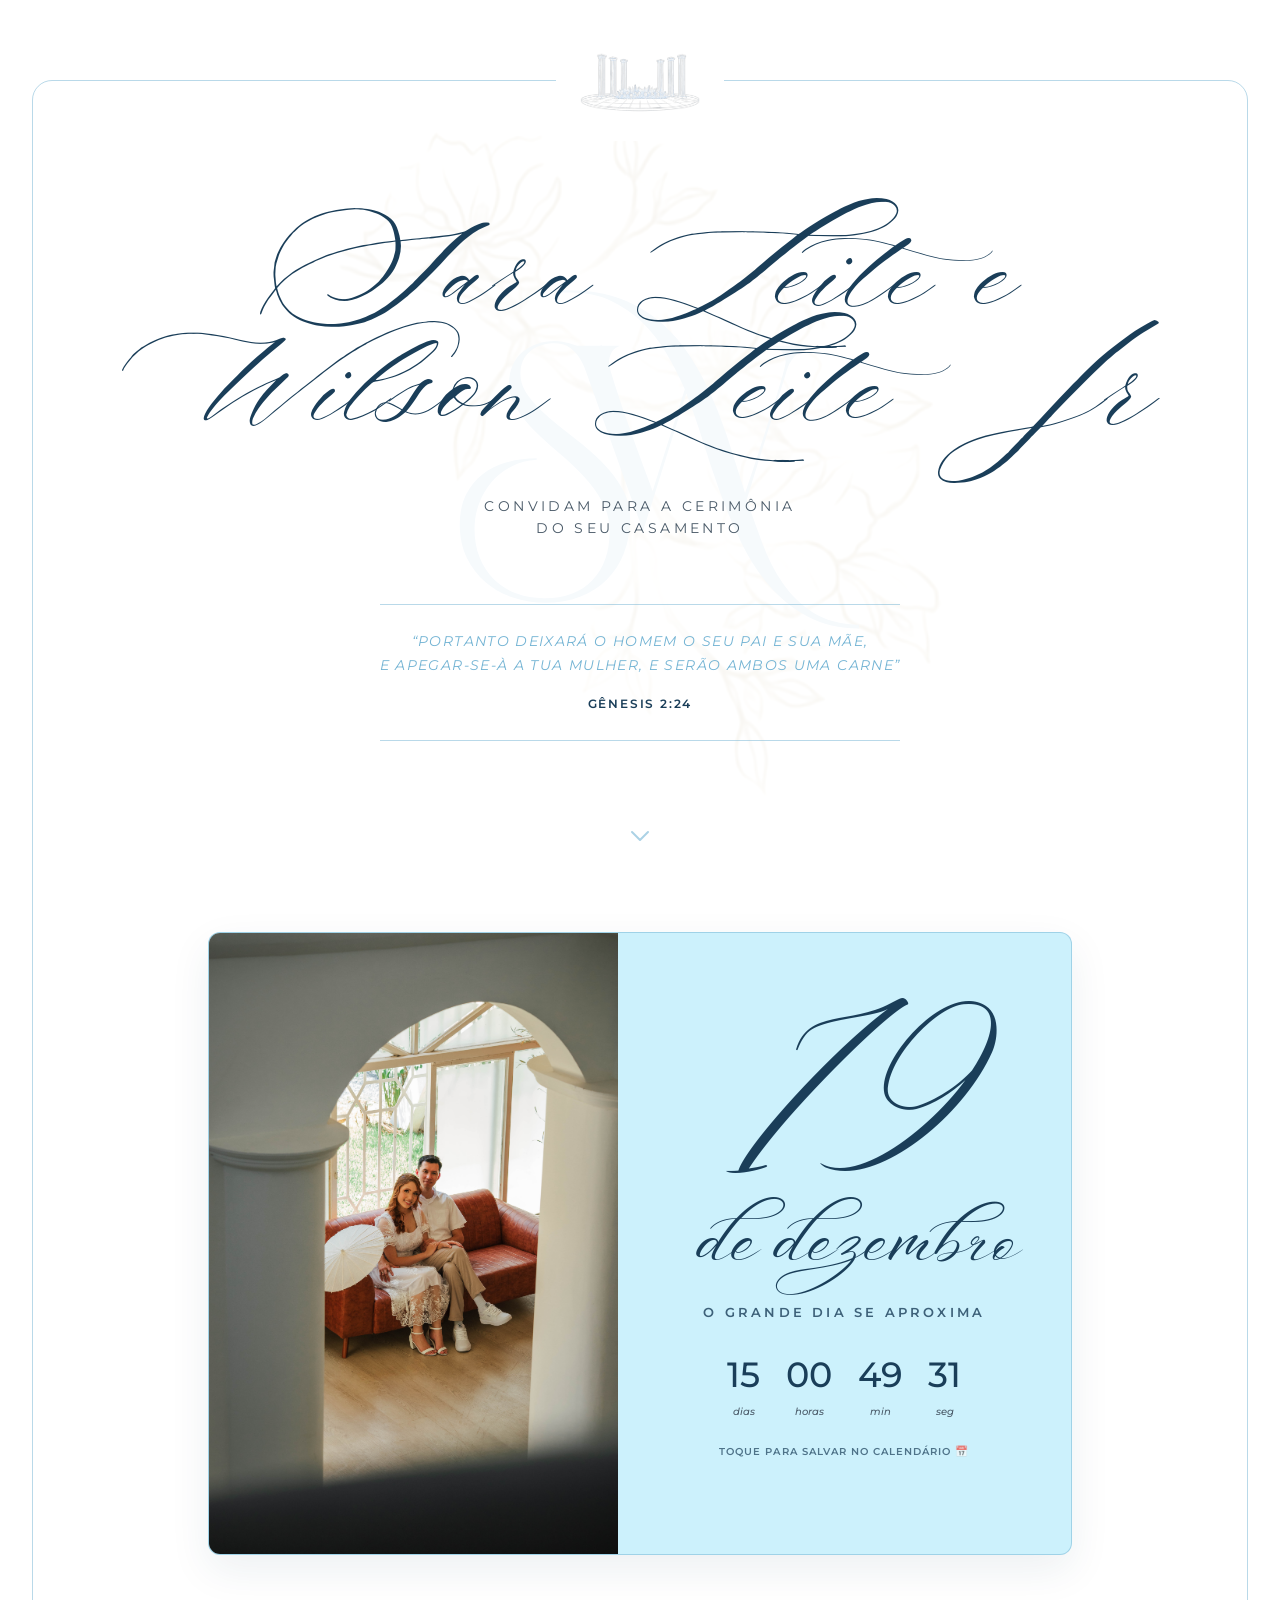
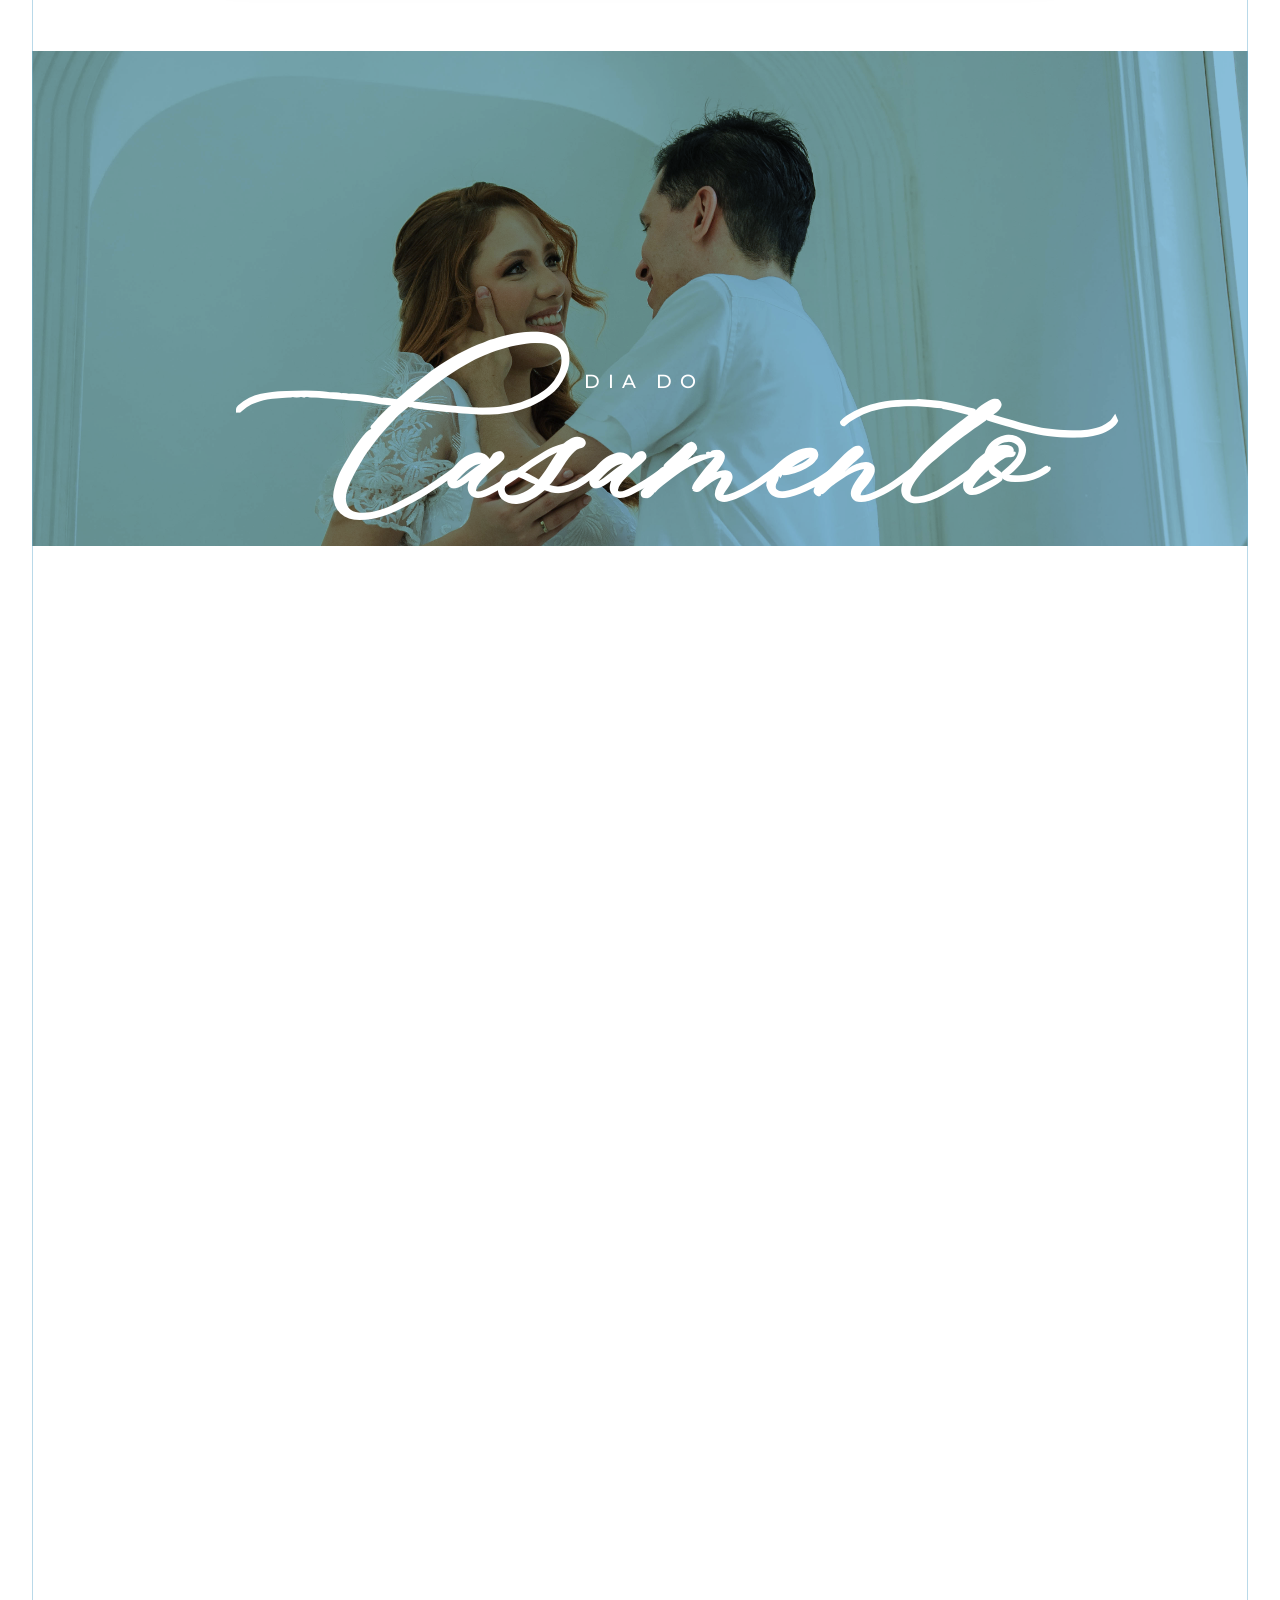
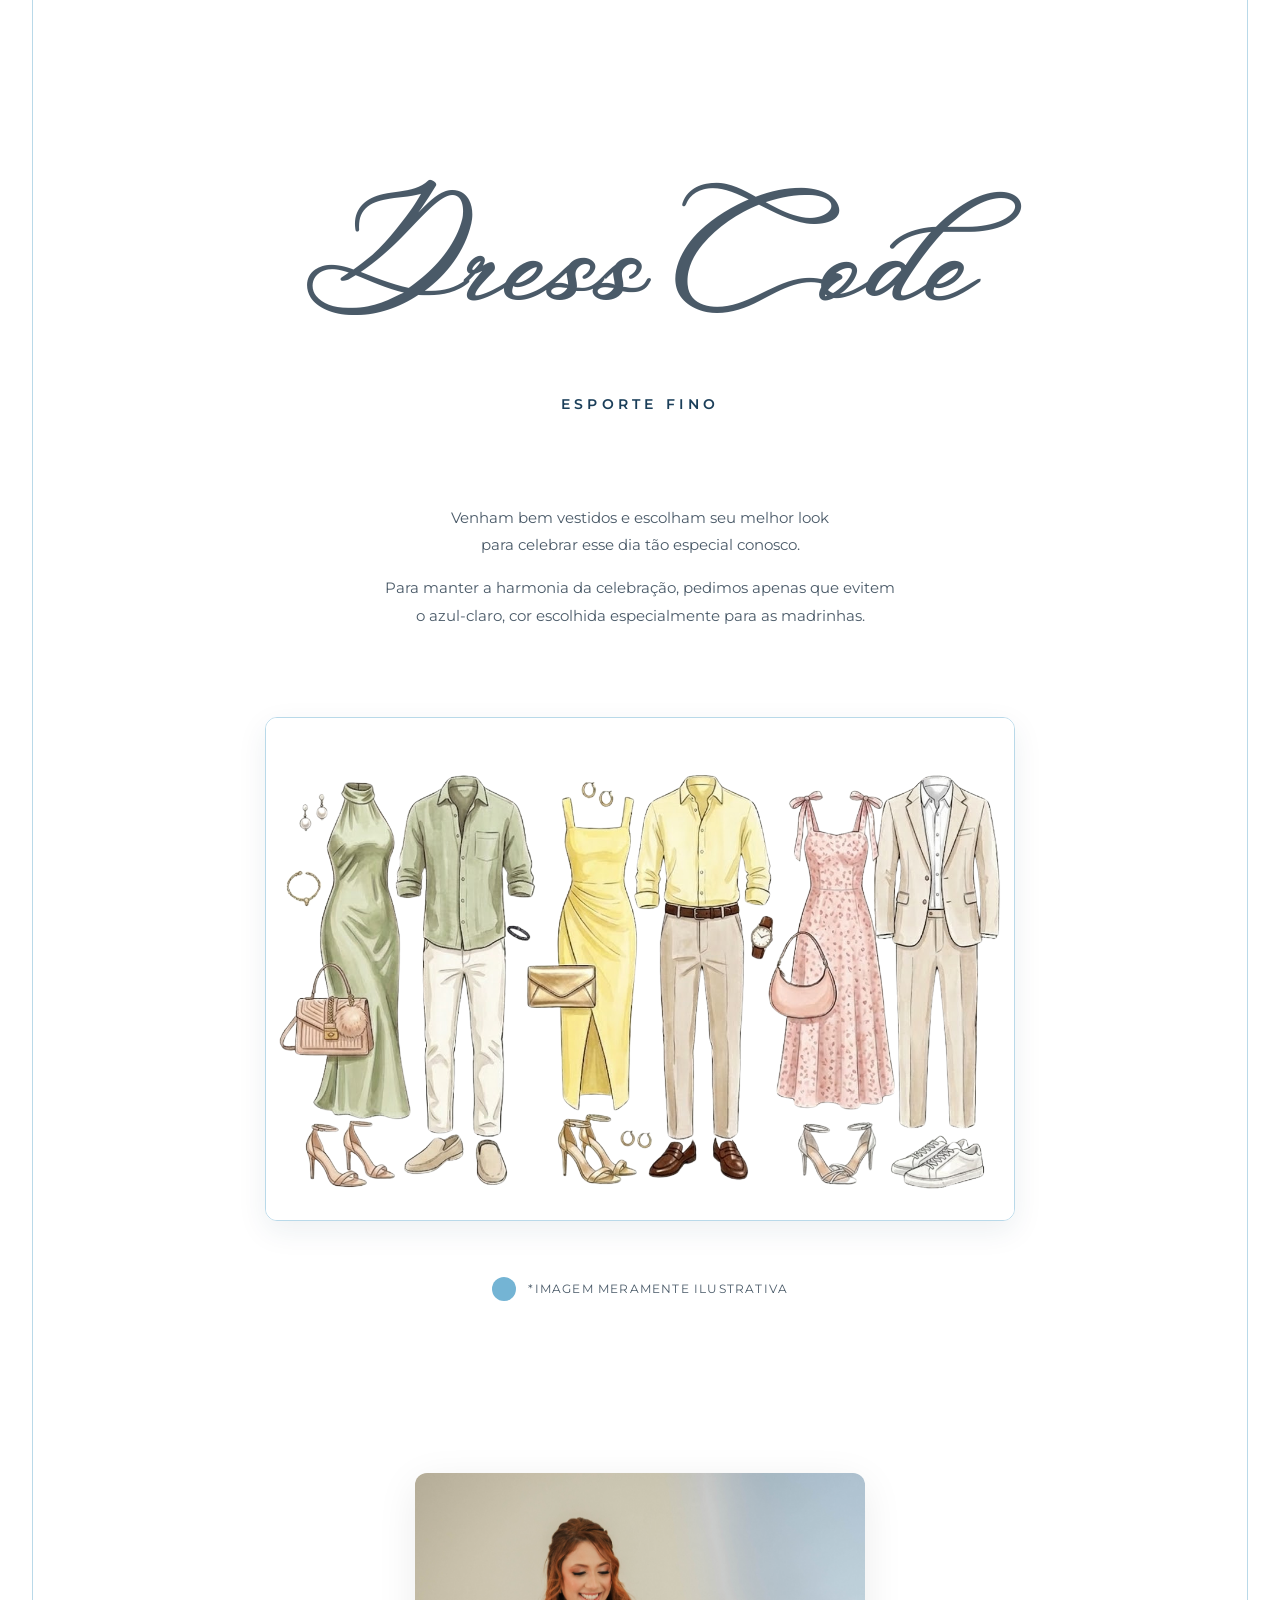
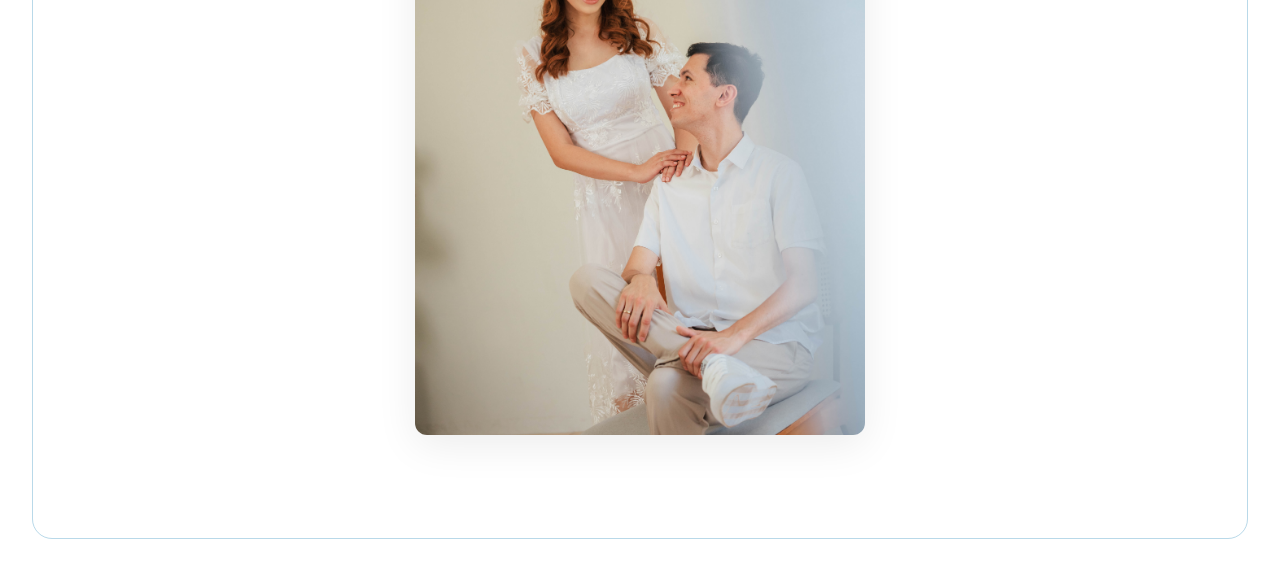
<file: index.html>
<!doctype html>
<html lang="pt-BR">
<head>
<meta charset="utf-8">
<meta name="viewport" content="width=device-width, initial-scale=1, viewport-fit=cover">
<title>Sara & Wilson — Convite de Casamento</title>


<!-- ============ META TAGS PARA WHATSAPP E REDES SOCIAIS ============ -->
<meta property="og:title" content="Sara & Wilson — 19.12.2026">
<meta property="og:description" content="O Grande Dia se Aproxima! 19 de dezembro de 2026. Toque aqui para ver os detalhes e confirmar a sua presença.">
<meta property="og:image" content="https://saraewilson.com/img/capa-whatsapp.png">
<meta property="og:url" content="https://saraewilson.com">
<meta property="og:type" content="website">


<link rel="preload" href="fonts/aniyah.ttf" as="font" type="font/ttf" crossorigin>
<link rel="preload" href="fonts/slight.otf" as="font" type="font/otf" crossorigin>
<link rel="preload" href="fonts/breathing.ttf" as="font" type="font/ttf" crossorigin>
<meta name="theme-color" content="#FFFFFF">

<link rel="preconnect" href="https://fonts.googleapis.com">
<link rel="preconnect" href="https://fonts.gstatic.com" crossorigin>
<link href="https://fonts.googleapis.com/css2?family=Montserrat:wght@300;400;500;600;700&display=swap" rel="stylesheet">
<link rel="stylesheet" href="style.css">
</head>
<body>

<!-- ============ TELA DE CARREGAMENTO (ESTILO APPLE/CARTOON) ============ -->
<div id="preloader">
  <div class="selo-respirando">S & W</div>
</div>

<!-- ============ AMBIENTAÇÃO: MARCA D'ÁGUA ============ -->
<div class="marca-dagua-container">
  <img src="img/img_marca-dagua.svg" alt="" aria-hidden="true">
</div>

<!-- ============ AMBIENTAÇÃO: MOLDURA DA PÁGINA INTEIRA ============ -->
<div class="moldura-pagina" aria-hidden="true">
  <a href="https://share.google/iuevnRoDJtommTUuw" target="_blank" class="fundo-pilares" aria-label="Ver Localização no Mapa">
    <img src="img/img_pilares.svg" class="pilares" alt="">
  </a>
</div>

<main>
  <!-- ============ CAPA ============ -->
  <section class="secao capa" id="capa">
    <div class="conteudo">
      <h1 class="nomes animar-scroll">
        <span>Sara Leite e</span>
        <span>Wilson Leite Jr</span>
      </h1>

      <p class="subtitulo animar-scroll"><br>convidam para a cerimônia<br>do seu casamento</p>

      <blockquote class="versiculo animar-scroll">
        <p>“PORTANTO DEIXARÁ O HOMEM O SEU PAI E SUA MÃE,<br class="quebra-desktop"> E APEGAR-SE-À A TUA MULHER, E SERÃO AMBOS UMA CARNE”</p>
        <cite>GÊNESIS 2:24</cite>
      </blockquote>
    </div>
    
    <a href="#save-the-date" class="seta-scroll animar-flutuar" aria-label="Rolar para baixo">
      <svg viewBox="0 0 24 24"><path d="M6 9l6 6 6-6" fill="none" stroke="currentColor" stroke-width="1.5" stroke-linecap="round" stroke-linejoin="round"/></svg>
    </a>
  </section>

  <!-- ============ CONTAGEM REGRESSIVA (EX-SAVE THE DATE) ============ -->
  <section class="secao save-the-date-section" id="save-the-date">
    <div class="conteudo">
      <a href="#" id="btn-calendario" class="std-card animar-scroll" title="Clique para adicionar ao seu calendário">
        <div class="std-foto">
          <img src="img/foto-rodape2.jpg" alt="Sara e Wilson">
        </div>
        
        <div class="std-info">
          <div class="std-data-destaque">
            <span class="std-dia"><br>19</span>
            <span class="std-mes"><br>de dezembro</span>
          </div>
          

          <!-- O NOVO TÍTULO AQUI -->
          <div class="std-titulo">O Grande Dia se Aproxima</div>


          <div class="contagem std-contagem" id="contagem">
            <div class="bloco"><b data-contagem="dias">--</b><i>dias</i></div>
            <div class="bloco"><b data-contagem="horas">--</b><i>horas</i></div>
            <div class="bloco"><b data-contagem="minutos">--</b><i>min</i></div>
            <div class="bloco"><b data-contagem="segundos">--</b><i>seg</i></div>
          </div>


          
          <span class="dica-clique">Toque para salvar no calendário 📅</span>
        </div>
      </a>
    </div>
  </section>

  <!-- ============ FAIXA CONTÍNUA COM FOTO ============ -->
  <section class="banner-foto animar-scroll">
    <img src="img/capa.jpg" alt="Sara e Wilson" onerror="this.style.display='none'">
    <div class="overlay-azul"></div>
    <h2 class="titulo-foto">
      <small>Dia do</small>
      <span>Casamento</span>
    </h2>
  </section>

  <!-- ============ ROTEIRO (NOVA TIMELINE EDITORIAL) ============ -->
  <section class="secao detalhes" id="dia">
    <div class="conteudo">
      
      <div class="timeline-card animar-scroll">
        
        <div class="timeline-item">
          <img src="img/icone-ampulheta.svg" class="icone-timeline" alt="Data">
          <div class="timeline-text">
            <strong>19 de dezembro de 2026</strong>
            <em>Sábado</em>
          </div>
        </div>

        <div class="timeline-item">
          <img src="img/icone-relogio.svg" class="icone-timeline" alt="Horário">
          <div class="timeline-text">
            <strong>Pontualmente às 15h30 da tarde</strong>
            <em>(Faremos a cerimônia no pôr do sol)</em>
          </div>
        </div>

        <a href="https://share.google/PHyMxCWy5XIv5hsVc" target="_blank" class="timeline-item timeline-link">
          <img src="img/icone-pilares.svg" class="icone-timeline" alt="Local">
          <div class="timeline-text">
            <strong>Kyalami — Wake Park</strong>
            <em>à 1 hora de Cuiabá <br> (Toque aqui para abrir o mapa)</em>
          </div>
        </a>

      </div>

    </div>
  </section>

  <!-- ============ PRESENTES E CONFIRMAÇÃO (NOVOS CARTÕES UX) ============ -->
  <section class="secao presentes-secao" id="presentes-confirmacao">
    <div class="conteudo animar-scroll">
      
      <div class="texto-intro-presentes">
        <p>Sua presença é o nosso maior presente. Mas, se desejar nos abençoar com uma lembrança, preparamos nossa lista com muito carinho.</p>
      </div>

      <div class="grid-cards-acao">
        <a href="https://noivos.casar.com/wilsonesara#/rsvp" target="_blank" class="card-acao">
          <div class="card-acao-icone"><img src="img/icone-check.svg" alt="Confirmar Presença"></div>
          <div class="card-acao-texto">
            <h3>Confirmar Presença</h3>
            <span>Acessar o formulário ➔</span>
          </div>
        </a>

        <a href="https://noivos.casar.com/wilsonesara#/presentes" target="_blank" class="card-acao destaque">
          <div class="card-acao-icone"><img src="img/icone-presentes.svg" alt="Presentes"></div>
          <div class="card-acao-texto">
            <h3>Lista de Presentes</h3>
            <span>Ver opções ➔</span>
          </div>
        </a>
      </div>

    </div>
  </section>

<!-- ============ DRESS CODE ============ -->
  <section class="secao" id="dresscode">
    <div class="conteudo animar-scroll">
      <h2 class="script principal">Dress Code</h2>
      <p class="etiqueta">Esporte Fino</p>
      
      <div class="texto">
        <p>Venham bem vestidos e escolham seu melhor look<br class="quebra-desktop"> para celebrar esse dia tão especial conosco.</p>
        <p>Para manter a harmonia da celebração, pedimos apenas que evitem<br class="quebra-desktop"> o azul-claro, cor escolhida especialmente para as madrinhas.</p>
      </div>

      <div class="amostra-imagem">
        <img src="img/traje.png" alt="Referência Visual Esporte Fino" class="imagem-referencia">
      </div>

      <p class="amostra"><span class="cor"></span>*IMAGEM MERAMENTE ILUSTRATIVA</p>
    </div>
  </section>

  <!-- ============ FOTO FINAL RODAPÉ ============ -->
  <section class="secao foto-final-container animar-scroll">
    <div class="moldura-foto-rodape">
      <img src="img/foto-rodape.jpg" alt="Sara e Wilson" onerror="this.style.display='none'">
    </div>
  </section>

</main>

<!-- ============ BARRA DE AÇÃO FLUTUANTE EM PÍLULA (MOBILE) ============ -->
<nav class="barra-flutuante" aria-label="Ações rápidas">
  <div class="barra-conteudo">
    <a href="https://noivos.casar.com/wilsonesara#/rsvp" target="_blank" class="btn-flutuante">Confirmar</a>
    <a href="https://noivos.casar.com/wilsonesara#/presentes" target="_blank" class="btn-flutuante ouro">Presentes</a>
  </div>
</nav>

<script src="script.js"></script>
</body>
</html>
</file>
<file: style.css>
/* ==========================================
   IMPORTAÇÃO DAS FONTES PERSONALIZADAS
============================================= */
@font-face { font-family: 'Aniyah'; src: url('fonts/aniyah.ttf') format('truetype'); font-display: block; }
@font-face { font-family: 'Slight'; src: url('fonts/slight.otf') format('opentype'); font-display: block; }
@font-face { font-family: 'Breathing'; src: url('fonts/breathing.ttf') format('truetype'); font-display: block; }

:root {
  --fundo:        #FFFFFF; 
  --tinta:        #1A3E59; 
  --azul-claro:   #74B4D4; 
  --ouro:         #C2A578;
  --texto:        #4A5A68;
  --linha:        rgba(116, 180, 212, 0.5); 

  --font-aniyah:    "Aniyah", cursive;
  --font-slight:    "Slight", cursive;
  --font-breathing: "Breathing", cursive;
  --font-montserrat: "Montserrat", sans-serif;

  box-sizing: border-box;
}

*,*::before,*::after{ box-sizing: border-box; }

html { scroll-behavior: smooth; -webkit-text-size-adjust: 100%; }

body {
  margin: 0; background: var(--fundo); color: var(--texto);
  font-family: var(--font-montserrat); font-weight: 400; line-height: 1.6;
  overflow-x: hidden; position: relative; width: 100%;
}

/* TELA DE CARREGAMENTO (PRELOADER LUXO) */
#preloader {
  position: fixed; inset: 0; background: var(--fundo); z-index: 9999;
  display: flex; justify-content: center; align-items: center;
  transition: opacity 1.2s ease-in-out, visibility 1.2s;
}

/* O Efeito de Respiração Suave (Agora Responsivo e Blindado) */
.selo-respirando {
  font-family: var(--font-slight);
  /* Escala reduzida: mínimo de 2.2rem, adaptável, máximo de 4.5rem. Os traços cabem perfeitamente. */
  font-size: clamp(2.2rem, 10vw, 4.5rem); 
  color: var(--tinta);
  white-space: nowrap; 
  opacity: 0; /* COMEÇA INVISÍVEL: Impede o navegador de mostrar a fonte feia no 4G lento */
}

/* O JS vai injetar esta classe quando a fonte estiver 100% pronta */
.fonte-pronta .selo-respirando {
  animation: respirar 2.5s infinite ease-in-out;
}

@keyframes respirar {
  0%   { opacity: 0; transform: scale(0.95); }
  50%  { opacity: 1; transform: scale(1.05); }
  100% { opacity: 0; transform: scale(0.95); }
}

.carregado #preloader {
  opacity: 0;
  visibility: hidden;
  pointer-events: none;
}

/* ==========================================
   AMBIENTAÇÃO E MOLDURA
============================================= */
.marca-dagua-container { position: fixed; inset: 0; display: flex; align-items: center; justify-content: center; z-index: -1; pointer-events: none; }
.marca-dagua-container img { width: 90vmin; max-width: 800px; opacity: 0.08; object-fit: contain; }

.moldura-pagina { position: absolute; top: 5rem; bottom: 1.5rem; left: 2rem; right: 2rem; border: 1px solid var(--linha); border-radius: 20px; pointer-events: none; z-index: 50; }

.fundo-pilares {
  position: absolute; top: 0; left: 50%; transform: translate(-50%, -50%);
  background-color: var(--fundo); padding: 0 1.5rem; display: flex; justify-content: center; align-items: center;
  pointer-events: auto; cursor: pointer; transition: 0.3s;
}
.fundo-pilares:hover .pilares { opacity: 1; transform: scale(1.05); }

/* CORREÇÃO DO FUNDO BRANCO DOS PILARES (TOPO) */
.fundo-pilares .pilares { 
  height: 120px; width: auto; object-fit: contain; opacity: 0.9; transition: 0.3s; 
  mix-blend-mode: multiply; 
}

/* ==========================================
   SECÇÕES E CAPA
============================================= */
main { position: relative; z-index: 2; }
.secao { padding: 5rem 2rem; display: flex; justify-content: center; align-items: center; width: 100%; }
.capa { padding-top: 11rem; min-height: 100vh; position: relative; }
.conteudo { width: 100%; max-width: 56rem; text-align: center; display: flex; flex-direction: column; align-items: center; gap: clamp(1.5rem, 4vw, 2.5rem); padding: 0 1rem; }

.nomes { 
  font-family: var(--font-slight); /* <-- A mágica da troca de fonte está aqui */
  font-weight: normal; 
  color: var(--tinta); 
  font-size: clamp(3rem, 7vw, 6rem); /* Ajustado para a Slight ficar imponente */
  line-height: 1; 
  margin: 0; 
  display: flex; 
  flex-direction: column; 
  align-items: center; 
  gap: 1.5rem;}
.nomes span { white-space: nowrap; padding: 0 0.6em; }

.subtitulo { margin: 0; font-size: 0.85rem; text-transform: uppercase; letter-spacing: 0.25em; color: var(--texto); }
.versiculo { margin: 1.5rem 0; max-width: 45rem; padding: 1.5rem 0; border-top: 1px solid var(--linha); border-bottom: 1px solid var(--linha); }
.versiculo p { margin: 0 0 0.8rem; font-size: 0.85rem; letter-spacing: 0.1em; line-height: 1.8; color: var(--azul-claro); font-style: italic; }
.versiculo cite { font-style: normal; font-weight: 600; font-size: 0.75rem; letter-spacing: 0.15em; color: var(--tinta); }

.seta-scroll { position: absolute; bottom: 3rem; left: 50%; transform: translateX(-50%); width: 2rem; height: 2rem; color: var(--azul-claro); opacity: 0.6; }

/* ==========================================
   CONTAGEM (EX-SAVE THE DATE)
============================================= */
.save-the-date-section { padding-top: 2rem; padding-bottom: 6rem; }
.std-card {
  display: flex; width: 100%; max-width: 950px; background-color: #ccf1fc; 
  border-radius: 12px; overflow: hidden; box-shadow: 0 15px 40px rgba(26, 62, 89, 0.08); border: 1px solid var(--linha);
  text-decoration: none; transition: all 0.3s ease; position: relative; cursor: pointer;
}
.std-card:hover { transform: translateY(-4px); box-shadow: 0 20px 50px rgba(26, 62, 89, 0.15); }

.std-foto { flex: 1.05; min-height: 500px; }
.std-foto img { width: 100%; height: 100%; object-fit: cover; object-position: center; transition: transform 0.8s ease; }
.std-card:hover .std-foto img { transform: scale(1.03); }

/* ESPAÇAMENTO CORRIGIDO DA CONTAGEM */
.std-info { 
  flex: 1; display: flex; flex-direction: column; align-items: center; justify-content: center;
  padding: 4.5rem 2rem; text-align: center; 
}

.std-data-destaque { display: flex; flex-direction: column; align-items: center; width: 100%; margin-bottom: 2.5rem; }
.std-dia { font-family: var(--font-aniyah); font-size: clamp(6.5rem, 11vw, 9.5rem); line-height: 0.6; color: var(--tinta); font-weight: normal; }
.std-mes { font-family: var(--font-aniyah); font-size: clamp(1.8rem, 3.5vw, 2.8rem); line-height: 0.8; color: var(--tinta); font-weight: normal; margin-top: -0.2rem; white-space: nowrap; z-index: 2; margin-left: 2rem; }

/* O Título "O GRANDE DIA SE APROXIMA" com respiro correto */
.std-titulo { font-family: var(--font-montserrat); font-size: clamp(0.6rem, 1.8vw, 0.8rem); font-weight: 600; letter-spacing: 0.25em; text-transform: uppercase; color: var(--tinta); margin-bottom: 1.5rem; opacity: 0.8; }

.std-contagem { display: flex; gap: clamp(1rem, 2vw, 2rem); margin-bottom: 1.5rem; }
.std-contagem .bloco { display: flex; flex-direction: column; align-items: center; }
.std-contagem b { color: var(--tinta); font-size: clamp(1.8rem, 3vw, 2.2rem); font-family: var(--font-montserrat); font-weight: 500; }
.std-contagem i { color: var(--texto); font-family: var(--font-montserrat); font-weight: 500; font-size: 0.65rem; }

.dica-clique { font-size: 0.65rem; letter-spacing: 0.1em; text-transform: uppercase; color: var(--tinta); opacity: 0.7; font-weight: 600; }

/* ==========================================
   BANNER FOTO (PROPORÇÃO SEGURA)
============================================= */
.banner-foto {
  position: relative; width: calc(100% - 4rem); margin: 0 auto;
  height: 55vh; min-height: 400px; background-color: var(--tinta); 
  display: flex; align-items: flex-end; justify-content: center; 
  padding-bottom: clamp(2rem, 5vw, 3rem); overflow: hidden;
}
.banner-foto img { position: absolute; inset: 0; width: 100%; height: 100%; object-fit: cover; object-position: center 25%; z-index: 0; }
.banner-foto .overlay-azul { position: absolute; inset: 0; background: var(--azul-claro); mix-blend-mode: multiply; opacity: 0.85; z-index: 1; }

.titulo-foto { position: relative; z-index: 2; color: #fff; text-align: center; display: flex; flex-direction: column; align-items: center; margin: 0; width: 100%; font-size: clamp(3px, 1.4vw, 16px); }
.titulo-foto small { font-size: 1.2em; letter-spacing: 0.4em; font-weight: 500; text-transform: uppercase; margin-bottom: 0.6em; padding-left: 0.4em; }
.titulo-foto span { font-family: var(--font-slight); font-size: 8em; line-height: 0.8; color: #fff; white-space: nowrap; margin-bottom: -0.1em; padding: 0 0.8em; }



/* ==========================================
   A NOVA TIMELINE EDITORIAL E ÍCONES (FUNDO BRANCO CORRIGIDO)
============================================= */
.timeline-card {
  background: rgba(116, 180, 212, 0.05);
  border: 1px solid var(--linha); border-radius: 16px;
  padding: 3rem 2.5rem; display: flex; flex-direction: column; gap: 2.5rem;
  width: 100%; max-width: 600px; margin: 0 auto;
}

.timeline-item { display: flex; align-items: center; gap: 1.5rem; text-align: left; }

/* CORREÇÃO DO FUNDO BRANCO DOS ÍCONES VETORIZADOS */
.icone-timeline { height: 45px; width: 45px; object-fit: contain; flex-shrink: 0; opacity: 0.9; mix-blend-mode: multiply; }

.timeline-text { display: flex; flex-direction: column; }
.timeline-text strong { color: var(--tinta); font-size: clamp(0.9rem, 2.5vw, 1.1rem); font-weight: 600; letter-spacing: 0.05em; text-transform: uppercase; }
.timeline-text em { color: var(--texto); font-size: clamp(0.75rem, 2vw, 0.85rem); font-style: normal; margin-top: 0.3rem; }

.timeline-link { text-decoration: none; cursor: pointer; transition: 0.3s; padding: 1rem; margin: -1rem; border-radius: 12px; }
.timeline-link:hover { background: rgba(116, 180, 212, 0.1); transform: translateX(8px); }
.timeline-link em { color: var(--azul-claro); font-weight: 600; }

/* ==========================================
   PRESENTES E CONFIRMAÇÃO
============================================= */
.texto-intro-presentes { max-width: 500px; margin: 0 auto 3rem auto; font-size: clamp(0.9rem, 2.5vw, 1.05rem); color: var(--texto); line-height: 1.8; }

.grid-cards-acao { display: grid; grid-template-columns: 1fr 1fr; gap: 2rem; width: 100%; max-width: 750px; margin: 0 auto; }

.card-acao {
  background: var(--fundo); border: 1px solid var(--linha); border-radius: 16px; 
  padding: 3rem 1.5rem; display: flex; flex-direction: column; align-items: center; 
  text-decoration: none; transition: 0.3s ease; box-shadow: 0 10px 30px rgba(0,0,0,0.02);
}
.card-acao.destaque { background: rgba(116, 180, 212, 0.05); }
.card-acao:hover { transform: translateY(-8px); box-shadow: 0 20px 40px rgba(26, 62, 89, 0.08); border-color: var(--tinta); }

/* CORREÇÃO DO FUNDO BRANCO NOS ÍCONES DE AÇÃO */
.card-acao-icone img { height: 60px; width: auto; margin-bottom: 1.5rem; transition: 0.5s cubic-bezier(0.175, 0.885, 0.32, 1.275); mix-blend-mode: multiply; }
.card-acao:hover .card-acao-icone img { transform: scale(1.15) rotate(3deg); }

.card-acao-texto h3 { font-family: var(--font-montserrat); color: var(--tinta); font-size: clamp(0.9rem, 2vw, 1.1rem); font-weight: 600; text-transform: uppercase; letter-spacing: 0.1em; margin: 0 0 0.5rem 0; }
.card-acao-texto span { font-size: 0.75rem; color: var(--azul-claro); font-weight: 600; text-transform: uppercase; letter-spacing: 0.15em; transition: 0.3s; }
.card-acao:hover .card-acao-texto span { color: var(--tinta); padding-left: 5px; }

/* ==========================================
   DRESS CODE E RODAPÉ 
============================================= */
.icone-ilustracao { width: 120px; height: auto; object-fit: contain; margin-bottom: 1.5rem; mix-blend-mode: multiply; }

.script.principal { 
  font-family: var(--font-aniyah); 
  font-size: clamp(2.2rem, 6vw, 5.5rem); 
  line-height: 1; 
  white-space: nowrap; 
  text-align: center;
}

.etiqueta { margin: -1.5rem 0 2rem; font-size: clamp(0.7rem, 2vw, 0.9rem); font-weight: 600; letter-spacing: 0.3em; text-transform: uppercase; color: var(--tinta); }
.texto { max-width: 36rem; font-size: clamp(0.8rem, 2.5vw, 0.95rem); line-height: 1.8; margin: 0 auto; color: var(--texto); }
.texto p { margin-bottom: 1rem; }

/* ESTILO PARA A IMAGEM NA SEÇÃO DRESS CODE */
.amostra-imagem {
  margin-top: 2rem;
  width: 100%;
  max-width: 750px; /* Limita o tamanho máximo para não ficar gigante no PC */
  margin-left: auto;
  margin-right: auto;
  border-radius: 12px;
  overflow: hidden;
  box-shadow: 0 10px 30px rgba(26, 62, 89, 0.08);
  border: 1px solid var(--linha);
}

.amostra-imagem .imagem-referencia {
  width: 100%;
  height: auto;
  display: block;
  background-color: var(--fundo);
}

.amostra { display: flex; align-items: center; justify-content: center; gap: 0.8rem; font-size: clamp(0.6rem, 1.8vw, 0.75rem); letter-spacing: 0.1em; color: var(--texto); margin-top: 1rem; }
.amostra .cor { width: 1.5rem; height: 1.5rem; border-radius: 50%; background: var(--azul-claro); }

.foto-final-container { padding-bottom: 8rem; }
.moldura-foto-rodape { width: 100%; max-width: 450px; border-radius: 12px; overflow: hidden; box-shadow: 0 10px 40px rgba(0,0,0,0.08); aspect-ratio: 4/5; }
.moldura-foto-rodape img { width: 100%; height: 100%; object-fit: cover; object-position: center center; }

/* ==========================================
   BARRA DE AÇÃO FLUTUANTE EM PÍLULA
============================================= */
.barra-flutuante {
  position: fixed; bottom: 1.5rem; left: 50%; transform: translateX(-50%); 
  width: calc(100% - 4rem); max-width: 400px;
  background: rgba(255, 255, 255, 0.85); backdrop-filter: blur(12px); -webkit-backdrop-filter: blur(12px);
  display: none; justify-content: center; align-items: center;
  padding: 0.6rem; border-radius: 999px; z-index: 999; 
  box-shadow: 0 10px 30px rgba(26, 62, 89, 0.15);
  border: 1px solid rgba(116, 180, 212, 0.3);
}
.barra-conteudo { display: flex; width: 100%; gap: 0.5rem; }
.btn-flutuante {
  font-family: var(--font-montserrat); font-size: 0.65rem; font-weight: 600; letter-spacing: 0.1em;
  text-transform: uppercase; color: var(--tinta); background: transparent; text-decoration: none;
  padding: 0.8rem 1rem; border-radius: 999px; text-align: center; flex: 1; transition: 0.3s;
}
.btn-flutuante.ouro { background: var(--tinta); color: #fff; }
.btn-flutuante:active { transform: scale(0.95); }

/* ANIMAÇÕES */
.animar-scroll { opacity: 0; transform: translateY(20px); transition: opacity 0.8s ease-out, transform 0.8s ease-out; }
.animar-scroll.visivel { opacity: 1; transform: translateY(0); }
.animar-flutuar { animation: flutuar 2.5s infinite ease-in-out; }
@keyframes flutuar { 0% { transform: translate(-50%, 0); } 50% { transform: translate(-50%, 8px); } 100% { transform: translate(-50%, 0); } }

/* ==========================================
   A MÁGICA DA RESPONSIVIDADE (MOBILE UX)
============================================= */
@media (max-width: 900px) {
  .moldura-pagina { top: 4.5rem; bottom: 1rem; left: 1rem; right: 1rem; }
  .fundo-pilares .pilares { height: 80px; }
  
  .secao { padding: 3.5rem 1rem; }
  .capa { padding-top: 9rem; }
  
  .nomes { font-size: clamp(1rem, 5.5vw, 1.6rem); gap: 0.8rem; }
  .nomes .conector { font-size: 0.8rem; }

  /* Ajuste seguro para a palavra Casamento não vazar de todo */
  .banner-foto { width: calc(100% - 2rem); height: 45vh; min-height: 350px; padding-bottom: 1.5rem; }
  .titulo-foto { font-size: clamp(2px, 1.5vw, 10px); }

  .quebra-desktop { display: none; }

  .std-card { flex-direction: column; }
  .std-foto { min-height: 400px; }
  .std-info { padding: 3rem 1.5rem; }
  
  /* DEVOLVENDO A HIERARQUIA MARCANTE AO 19 DE DEZEMBRO NO MOBILE */
  .std-data-destaque { margin-bottom: 2rem; }
  .std-dia { font-size: clamp(6.5rem, 20vw, 8.5rem); line-height: 0.6; }
  .std-mes { font-size: clamp(1.8rem, 6vw, 2.5rem); margin-top: -0.2rem; margin-left: 1rem; }
  
  .std-titulo { font-size: 0.65rem; padding-top: 0; margin-bottom: 1rem; }
  .std-contagem b { font-size: clamp(1.5rem, 5vw, 1.8rem); }
  
  /* Timeline Mobile */
  .timeline-card { padding: 2rem 1.5rem; gap: 2rem; }
  .timeline-item { gap: 1rem; }
  .icone-timeline { height: 35px; width: 35px; }
  .timeline-link { margin: -0.5rem; padding: 0.5rem; }

  /* Cartões Presentes/RSVP Mobile - Layout Horizontal Clean */
  .grid-cards-acao { grid-template-columns: 1fr; gap: 1rem; }
  .card-acao { padding: 1.5rem 1.2rem; flex-direction: row; text-align: left; gap: 1.2rem; justify-content: space-between; }
  .card-acao-icone img { margin-bottom: 0; height: 45px; }
  .card-acao-texto h3 { font-size: 0.85rem; margin-bottom: 0.2rem; }

  .foto-final-container { padding-bottom: 7rem; }

  .barra-flutuante { display: flex; width: calc(100% - 2rem); }
}
</file>
